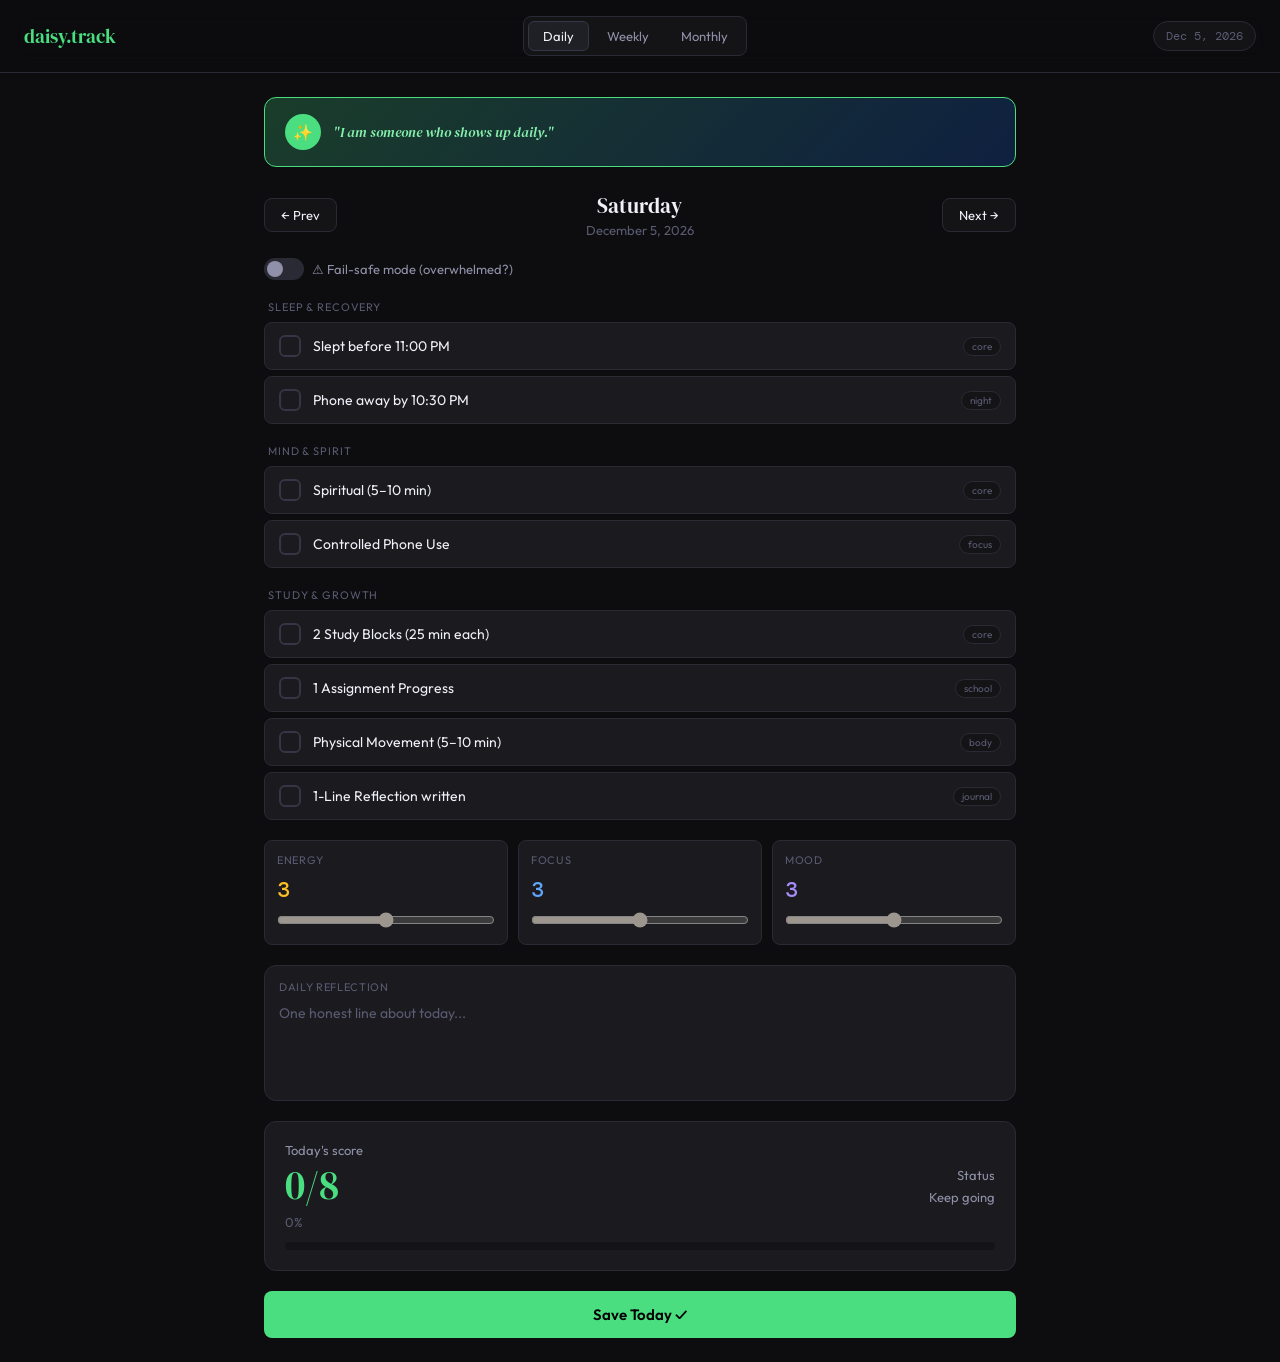
<file: time-tracker/index.html>
<!DOCTYPE html>
<html lang="en">
<head>
<meta charset="UTF-8"/>
<meta name="viewport" content="width=device-width,initial-scale=1"/>
<title>Weekly Tracker 2026</title>
<link href="https://fonts.googleapis.com/css2?family=DM+Serif+Display&family=DM+Mono:wght@400;500&family=Outfit:wght@300;400;500;600&display=swap" rel="stylesheet"/>
<style>
*{box-sizing:border-box;margin:0;padding:0}
:root{
  --bg:#0d0d0f;--surface:#141417;--card:#1a1a1f;--card2:#1f1f26;
  --border:#2a2a35;--border2:#353545;
  --green:#4ade80;--green-dim:#1a3d2a;--green-text:#86efac;
  --yellow:#fbbf24;--yellow-dim:#3d2e0a;--yellow-text:#fde68a;
  --blue:#60a5fa;--blue-dim:#0f2040;--blue-text:#93c5fd;
  --purple:#a78bfa;--purple-dim:#2a1f4a;--purple-text:#c4b5fd;
  --red:#f87171;--red-dim:#3d1515;--red-text:#fca5a5;
  --text:#f0f0f8;--text2:#9090a8;--text3:#5a5a72;
  --radius:12px;--radius-sm:8px;
}
body{font-family:'Outfit',sans-serif;background:var(--bg);color:var(--text);min-height:100vh;overflow-x:hidden}

/* NAV */
nav{display:flex;align-items:center;justify-content:space-between;padding:1rem 1.5rem;border-bottom:1px solid var(--border);position:sticky;top:0;background:rgba(13,13,15,0.92);backdrop-filter:blur(12px);z-index:100}
.logo{font-family:'DM Serif Display',serif;font-size:1.2rem;color:var(--green)}
.nav-tabs{display:flex;gap:4px;background:var(--surface);border-radius:var(--radius-sm);padding:4px;border:1px solid var(--border)}
.nav-tab{padding:6px 14px;border-radius:6px;border:none;background:transparent;color:var(--text2);font-family:'Outfit',sans-serif;font-size:13px;cursor:pointer;transition:all .2s}
.nav-tab.active{background:var(--card2);color:var(--text);border:1px solid var(--border2)}
.date-pill{font-family:'DM Mono',monospace;font-size:12px;color:var(--text3);background:var(--surface);padding:6px 12px;border-radius:20px;border:1px solid var(--border)}

/* LAYOUT */
.page{display:none;padding:1.5rem;max-width:800px;margin:0 auto}
.page.active{display:block}

/* IDENTITY BAR */
.identity-bar{background:linear-gradient(135deg,var(--green-dim),var(--blue-dim));border:1px solid var(--green);border-radius:var(--radius);padding:1rem 1.25rem;margin-bottom:1.5rem;display:flex;align-items:center;gap:12px}
.identity-icon{width:36px;height:36px;border-radius:50%;background:var(--green);display:flex;align-items:center;justify-content:center;font-size:16px;flex-shrink:0}
.identity-text{font-size:14px;color:var(--green-text);font-style:italic;font-family:'DM Serif Display',serif}

/* DATE NAV */
.date-nav{display:flex;align-items:center;justify-content:space-between;margin-bottom:1.25rem}
.date-nav button{background:var(--surface);border:1px solid var(--border);color:var(--text);padding:8px 16px;border-radius:var(--radius-sm);cursor:pointer;font-size:13px;font-family:'Outfit',sans-serif;transition:all .2s}
.date-nav button:hover{border-color:var(--border2);background:var(--card)}
.current-day{font-family:'DM Serif Display',serif;font-size:1.3rem;color:var(--text)}
.current-day span{font-size:13px;font-family:'Outfit',sans-serif;color:var(--text3);display:block;margin-top:2px}

/* FAIL-SAFE MODE */
.failsafe-toggle{display:flex;align-items:center;gap:8px;margin-bottom:1.25rem;cursor:pointer;width:fit-content}
.failsafe-toggle input{display:none}
.toggle-track{width:40px;height:22px;background:var(--border);border-radius:20px;position:relative;transition:all .2s}
.toggle-knob{position:absolute;top:3px;left:3px;width:16px;height:16px;background:var(--text2);border-radius:50%;transition:all .2s}
.failsafe-toggle input:checked+.toggle-track{background:var(--yellow-dim);border:1px solid var(--yellow)}
.failsafe-toggle input:checked+.toggle-track .toggle-knob{left:19px;background:var(--yellow)}
.toggle-label{font-size:13px;color:var(--text2)}

/* HABIT GROUPS */
.habit-section{margin-bottom:1.25rem}
.habit-section-title{font-size:11px;letter-spacing:.08em;color:var(--text3);margin-bottom:8px;padding-left:4px}
.habit-item{display:flex;align-items:center;gap:12px;padding:12px 14px;background:var(--card);border:1px solid var(--border);border-radius:var(--radius-sm);margin-bottom:6px;cursor:pointer;transition:all .2s;user-select:none}
.habit-item:hover{border-color:var(--border2)}
.habit-item.checked{background:var(--green-dim);border-color:var(--green)}
.habit-item.failsafe-only{opacity:.4;pointer-events:none}
.habit-item.failsafe-only.failsafe-visible{opacity:1;pointer-events:auto}
.habit-check{width:22px;height:22px;border-radius:6px;border:2px solid var(--border2);display:flex;align-items:center;justify-content:center;flex-shrink:0;transition:all .2s}
.habit-item.checked .habit-check{background:var(--green);border-color:var(--green)}
.checkmark{display:none;color:#000;font-size:13px;font-weight:700}
.habit-item.checked .checkmark{display:block}
.habit-label{font-size:14px;color:var(--text);flex:1}
.habit-item.checked .habit-label{color:var(--green-text)}
.habit-tag{font-size:10px;padding:2px 8px;border-radius:10px;background:var(--surface);border:1px solid var(--border);color:var(--text3)}

/* ENERGY SLIDERS */
.metrics-grid{display:grid;grid-template-columns:repeat(3,1fr);gap:10px;margin-bottom:1.25rem}
.metric-card{background:var(--card);border:1px solid var(--border);border-radius:var(--radius-sm);padding:12px}
.metric-label{font-size:11px;color:var(--text3);margin-bottom:8px;letter-spacing:.06em}
.metric-value{font-family:'DM Mono',monospace;font-size:1.4rem;font-weight:500;margin-bottom:8px}
.metric-card.energy .metric-value{color:var(--yellow)}
.metric-card.focus .metric-value{color:var(--blue)}
.metric-card.mood .metric-value{color:var(--purple)}
.metric-card input[type=range]{width:100%;accent-color:currentColor}

/* REFLECTION */
.reflection-box{background:var(--card);border:1px solid var(--border);border-radius:var(--radius);padding:14px;margin-bottom:1.25rem}
.reflection-box label{font-size:11px;color:var(--text3);letter-spacing:.06em;display:block;margin-bottom:8px}
.reflection-box textarea{width:100%;background:transparent;border:none;color:var(--text);font-family:'Outfit',sans-serif;font-size:14px;resize:none;outline:none;line-height:1.7;min-height:80px}
.reflection-box textarea::placeholder{color:var(--text3)}

/* SAVE BUTTON */
.save-btn{width:100%;padding:14px;background:var(--green);color:#000;border:none;border-radius:var(--radius-sm);font-family:'Outfit',sans-serif;font-size:15px;font-weight:600;cursor:pointer;transition:all .2s}
.save-btn:hover{opacity:.88;transform:translateY(-1px)}
.save-btn:active{transform:translateY(0)}

/* WEEKLY PAGE */
.week-header{display:grid;grid-template-columns:repeat(7,1fr);gap:6px;margin-bottom:1.5rem}
.week-day{background:var(--card);border:1px solid var(--border);border-radius:var(--radius-sm);padding:10px 6px;text-align:center;cursor:pointer;transition:all .2s}
.week-day:hover{border-color:var(--border2)}
.week-day.has-data{border-color:var(--green);background:var(--green-dim)}
.week-day.today{border-color:var(--blue)}
.wday-name{font-size:10px;color:var(--text3);margin-bottom:4px}
.wday-num{font-size:15px;font-weight:500}
.wday-score{font-size:10px;color:var(--green);margin-top:4px;font-family:'DM Mono',monospace}

.score-summary{background:var(--card);border:1px solid var(--border);border-radius:var(--radius);padding:1.25rem;margin-bottom:1.25rem}
.score-row{display:flex;align-items:center;justify-content:space-between;margin-bottom:12px}
.score-label{font-size:13px;color:var(--text2)}
.score-big{font-family:'DM Serif Display',serif;font-size:2.5rem}
.score-pct{font-size:13px;color:var(--text3);margin-top:2px}
.progress-bar{height:8px;background:var(--surface);border-radius:4px;overflow:hidden;margin-top:8px}
.progress-fill{height:100%;border-radius:4px;transition:width .5s ease}
.phase-badge{display:inline-flex;align-items:center;gap:6px;padding:6px 12px;border-radius:20px;font-size:12px;font-weight:500;margin-bottom:1rem}
.phase-1{background:var(--green-dim);color:var(--green-text);border:1px solid var(--green)}
.phase-2{background:var(--yellow-dim);color:var(--yellow-text);border:1px solid var(--yellow)}
.phase-3{background:var(--blue-dim);color:var(--blue-text);border:1px solid var(--blue)}
.phase-4{background:var(--purple-dim);color:var(--purple-text);border:1px solid var(--purple)}

/* WEEKLY REFLECTION */
.reflection-section{background:var(--card);border:1px solid var(--border);border-radius:var(--radius);padding:1.25rem;margin-bottom:1.25rem}
.reflection-section h3{font-family:'DM Serif Display',serif;font-size:1.1rem;margin-bottom:1rem;color:var(--text)}
.q-item{margin-bottom:1rem}
.q-item label{font-size:12px;color:var(--text3);display:block;margin-bottom:6px}
.q-item textarea{width:100%;background:var(--surface);border:1px solid var(--border);color:var(--text);font-family:'Outfit',sans-serif;font-size:13px;resize:none;outline:none;border-radius:var(--radius-sm);padding:10px 12px;line-height:1.6;min-height:60px;transition:border .2s}
.q-item textarea:focus{border-color:var(--border2)}

/* MONTHLY PAGE */
.month-grid{display:grid;grid-template-columns:repeat(2,1fr);gap:10px;margin-bottom:1.25rem}
.month-metric{background:var(--card);border:1px solid var(--border);border-radius:var(--radius);padding:1.1rem}
.month-metric-title{font-size:12px;color:var(--text3);margin-bottom:.75rem;letter-spacing:.05em}
.month-ring{width:64px;height:64px;margin:0 auto .75rem;position:relative}
.ring-svg{transform:rotate(-90deg)}
.ring-text{position:absolute;inset:0;display:flex;align-items:center;justify-content:center;font-family:'DM Mono',monospace;font-size:14px;font-weight:500}
.month-trend{font-size:11px;color:var(--text3);text-align:center}
.month-trend.up{color:var(--green-text)}
.month-trend.down{color:var(--red-text)}

.checkpoint-card{background:var(--card2);border:1px solid var(--border2);border-radius:var(--radius);padding:1.25rem;margin-bottom:1rem}
.checkpoint-q{display:flex;align-items:center;justify-content:space-between;padding:10px 0;border-bottom:1px solid var(--border)}
.checkpoint-q:last-child{border-bottom:none}
.checkpoint-q span{font-size:14px;color:var(--text2)}
.checkpoint-btns{display:flex;gap:6px}
.cp-btn{padding:5px 14px;border-radius:20px;border:1px solid var(--border2);background:transparent;color:var(--text3);font-size:12px;cursor:pointer;font-family:'Outfit',sans-serif;transition:all .2s}
.cp-btn.yes{border-color:var(--green);color:var(--green-text);background:var(--green-dim)}
.cp-btn.no{border-color:var(--red);color:var(--red-text);background:var(--red-dim)}

/* STATUS MSG */
.status-msg{text-align:center;padding:10px;font-size:13px;border-radius:var(--radius-sm);margin-top:12px;display:none}
.status-msg.show{display:block;background:var(--green-dim);color:var(--green-text);border:1px solid var(--green)}

@media(max-width:520px){
  .metrics-grid{grid-template-columns:repeat(3,1fr)}
  .month-grid{grid-template-columns:1fr 1fr}
  nav{flex-wrap:wrap;gap:8px}
  .nav-tabs{order:3;width:100%;justify-content:center}
}
</style>
</head>
<body>

<nav>
  <div class="logo">daisy.track</div>
  <div class="nav-tabs">
    <button class="nav-tab active" onclick="showPage('daily')">Daily</button>
    <button class="nav-tab" onclick="showPage('weekly')">Weekly</button>
    <button class="nav-tab" onclick="showPage('monthly')">Monthly</button>
  </div>
  <div class="date-pill" id="today-label"></div>
</nav>

<!-- DAILY PAGE -->
<div class="page active" id="page-daily">
  <div class="identity-bar">
    <div class="identity-icon">&#10024;</div>
    <div class="identity-text">"I am someone who shows up daily."</div>
  </div>

  <div class="date-nav">
    <button onclick="changeDay(-1)">&#8592; Prev</button>
    <div style="text-align:center">
      <div class="current-day" id="day-title">Monday</div>
      <span id="day-subtitle" style="font-size:13px;color:var(--text3);display:block;margin-top:2px"></span>
    </div>
    <button onclick="changeDay(1)">Next &#8594;</button>
  </div>

  <!-- FAIL-SAFE TOGGLE -->
  <label class="failsafe-toggle">
    <input type="checkbox" id="failsafe-mode" onchange="toggleFailsafe()"/>
    <div class="toggle-track"><div class="toggle-knob"></div></div>
    <span class="toggle-label">&#9888; Fail-safe mode (overwhelmed?)</span>
  </label>

  <!-- HABITS -->
  <div class="habit-section">
    <div class="habit-section-title">SLEEP & RECOVERY</div>
    <div class="habit-item" onclick="toggleHabit(this,'sleep')" data-key="sleep" data-failsafe="true">
      <div class="habit-check"><span class="checkmark">&#10003;</span></div>
      <span class="habit-label">Slept before 11:00 PM</span>
      <span class="habit-tag">core</span>
    </div>
    <div class="habit-item" onclick="toggleHabit(this,'phone-away')" data-key="phone-away">
      <div class="habit-check"><span class="checkmark">&#10003;</span></div>
      <span class="habit-label">Phone away by 10:30 PM</span>
      <span class="habit-tag">night</span>
    </div>
  </div>

  <div class="habit-section">
    <div class="habit-section-title">MIND & SPIRIT</div>
    <div class="habit-item" onclick="toggleHabit(this,'spiritual')" data-key="spiritual" data-failsafe="true">
      <div class="habit-check"><span class="checkmark">&#10003;</span></div>
      <span class="habit-label">Spiritual (5–10 min)</span>
      <span class="habit-tag">core</span>
    </div>
    <div class="habit-item" onclick="toggleHabit(this,'phone-control')" data-key="phone-control">
      <div class="habit-check"><span class="checkmark">&#10003;</span></div>
      <span class="habit-label">Controlled Phone Use</span>
      <span class="habit-tag">focus</span>
    </div>
  </div>

  <div class="habit-section">
    <div class="habit-section-title">STUDY & GROWTH</div>
    <div class="habit-item" onclick="toggleHabit(this,'study-blocks')" data-key="study-blocks" data-failsafe="true">
      <div class="habit-check"><span class="checkmark">&#10003;</span></div>
      <span class="habit-label">2 Study Blocks (25 min each)</span>
      <span class="habit-tag">core</span>
    </div>
    <div class="habit-item" onclick="toggleHabit(this,'assignment')" data-key="assignment">
      <div class="habit-check"><span class="checkmark">&#10003;</span></div>
      <span class="habit-label">1 Assignment Progress</span>
      <span class="habit-tag">school</span>
    </div>
    <div class="habit-item" onclick="toggleHabit(this,'movement')" data-key="movement">
      <div class="habit-check"><span class="checkmark">&#10003;</span></div>
      <span class="habit-label">Physical Movement (5–10 min)</span>
      <span class="habit-tag">body</span>
    </div>
    <div class="habit-item" onclick="toggleHabit(this,'reflection-done')" data-key="reflection-done">
      <div class="habit-check"><span class="checkmark">&#10003;</span></div>
      <span class="habit-label">1-Line Reflection written</span>
      <span class="habit-tag">journal</span>
    </div>
  </div>

  <!-- METRICS -->
  <div class="metrics-grid">
    <div class="metric-card energy">
      <div class="metric-label">ENERGY</div>
      <div class="metric-value" id="energy-val">3</div>
      <input type="range" min="1" max="5" value="3" step="1" oninput="document.getElementById('energy-val').textContent=this.value;saveDayData()"/>
    </div>
    <div class="metric-card focus">
      <div class="metric-label">FOCUS</div>
      <div class="metric-value" id="focus-val">3</div>
      <input type="range" min="1" max="5" value="3" step="1" oninput="document.getElementById('focus-val').textContent=this.value;saveDayData()"/>
    </div>
    <div class="metric-card mood">
      <div class="metric-label">MOOD</div>
      <div class="metric-value" id="mood-val">3</div>
      <input type="range" min="1" max="5" value="3" step="1" oninput="document.getElementById('mood-val').textContent=this.value;saveDayData()"/>
    </div>
  </div>

  <!-- REFLECTION -->
  <div class="reflection-box">
    <label>DAILY REFLECTION</label>
    <textarea id="daily-reflection" rows="3" placeholder="One honest line about today..."></textarea>
  </div>

  <!-- SCORE TODAY -->
  <div class="score-summary" id="today-score">
    <div class="score-row">
      <div>
        <div class="score-label">Today's score</div>
        <div class="score-big" id="today-score-num" style="color:var(--green)">0/8</div>
        <div class="score-pct" id="today-score-pct">0%</div>
      </div>
      <div style="text-align:right">
        <div class="score-label" style="margin-bottom:6px">Status</div>
        <div id="today-status" style="font-size:13px;color:var(--text2)">Keep going</div>
      </div>
    </div>
    <div class="progress-bar"><div class="progress-fill" id="today-bar" style="width:0%;background:var(--green)"></div></div>
  </div>

  <button class="save-btn" onclick="saveDay()">Save Today &#10003;</button>
  <div class="status-msg" id="save-msg">Day saved!</div>
</div>

<!-- WEEKLY PAGE -->
<div class="page" id="page-weekly">
  <div style="margin-bottom:1.25rem;display:flex;align-items:center;justify-content:space-between">
    <div>
      <div style="font-family:'DM Serif Display',serif;font-size:1.4rem">This Week</div>
      <div style="font-size:12px;color:var(--text3);margin-top:2px" id="week-range-label"></div>
    </div>
    <div id="phase-badge" class="phase-badge phase-1">Phase 1 — Show up</div>
  </div>

  <div class="week-header" id="week-days-grid"></div>

  <div class="score-summary">
    <div class="score-row">
      <div>
        <div class="score-label">Weekly checks</div>
        <div class="score-big" id="weekly-score-num" style="color:var(--green)">0</div>
        <div class="score-pct" id="weekly-score-pct">of 56 possible</div>
      </div>
      <div style="text-align:right">
        <div class="score-label" style="margin-bottom:4px">Days shown up</div>
        <div style="font-family:'DM Mono',monospace;font-size:1.5rem;color:var(--blue)" id="days-shown">0/7</div>
      </div>
    </div>
    <div class="progress-bar" style="margin-bottom:8px">
      <div class="progress-fill" id="weekly-bar" style="width:0%;background:var(--green)"></div>
    </div>
    <div style="font-size:12px;color:var(--text3)" id="weekly-verdict">Track more days to see your verdict.</div>
  </div>

  <div class="reflection-section">
    <h3>Sunday Reflection</h3>
    <div class="q-item">
      <label>1. What did I do well this week?</label>
      <textarea rows="2" placeholder="Be specific and honest..." id="wr-q1" oninput="saveWeeklyReflection()"></textarea>
    </div>
    <div class="q-item">
      <label>2. Where did I struggle most?</label>
      <textarea rows="2" placeholder="No judgment, just facts..." id="wr-q2" oninput="saveWeeklyReflection()"></textarea>
    </div>
    <div class="q-item">
      <label>3. What caused it? (sleep, phone, mood?)</label>
      <textarea rows="2" placeholder="Find the root, not the blame..." id="wr-q3" oninput="saveWeeklyReflection()"></textarea>
    </div>
    <div class="q-item">
      <label>4. What will I adjust next week?</label>
      <textarea rows="2" placeholder="One small, specific change..." id="wr-q4" oninput="saveWeeklyReflection()"></textarea>
    </div>
  </div>
</div>

<!-- MONTHLY PAGE -->
<div class="page" id="page-monthly">
  <div style="margin-bottom:1.25rem">
    <div style="font-family:'DM Serif Display',serif;font-size:1.4rem">Monthly Checkpoint</div>
    <div style="font-size:12px;color:var(--text3);margin-top:2px" id="month-label"></div>
  </div>

  <div class="month-grid">
    <div class="month-metric">
      <div class="month-metric-title">SLEEP CONSISTENCY</div>
      <div class="month-ring">
        <svg class="ring-svg" width="64" height="64" viewBox="0 0 64 64">
          <circle cx="32" cy="32" r="26" fill="none" stroke="var(--border)" stroke-width="7"/>
          <circle cx="32" cy="32" r="26" fill="none" stroke="var(--green)" stroke-width="7" stroke-linecap="round" stroke-dasharray="163.4" id="ring-sleep" stroke-dashoffset="163.4"/>
        </svg>
        <div class="ring-text" id="ring-sleep-txt" style="color:var(--green)">0%</div>
      </div>
      <div class="month-trend" id="trend-sleep">No data yet</div>
    </div>
    <div class="month-metric">
      <div class="month-metric-title">STUDY CONSISTENCY</div>
      <div class="month-ring">
        <svg class="ring-svg" width="64" height="64" viewBox="0 0 64 64">
          <circle cx="32" cy="32" r="26" fill="none" stroke="var(--border)" stroke-width="7"/>
          <circle cx="32" cy="32" r="26" fill="none" stroke="var(--blue)" stroke-width="7" stroke-linecap="round" stroke-dasharray="163.4" id="ring-study" stroke-dashoffset="163.4"/>
        </svg>
        <div class="ring-text" id="ring-study-txt" style="color:var(--blue)">0%</div>
      </div>
      <div class="month-trend" id="trend-study">No data yet</div>
    </div>
    <div class="month-metric">
      <div class="month-metric-title">PHONE CONTROL</div>
      <div class="month-ring">
        <svg class="ring-svg" width="64" height="64" viewBox="0 0 64 64">
          <circle cx="32" cy="32" r="26" fill="none" stroke="var(--border)" stroke-width="7"/>
          <circle cx="32" cy="32" r="26" fill="none" stroke="var(--yellow)" stroke-width="7" stroke-linecap="round" stroke-dasharray="163.4" id="ring-phone" stroke-dashoffset="163.4"/>
        </svg>
        <div class="ring-text" id="ring-phone-txt" style="color:var(--yellow)">0%</div>
      </div>
      <div class="month-trend" id="trend-phone">No data yet</div>
    </div>
    <div class="month-metric">
      <div class="month-metric-title">EMOTIONAL STABILITY</div>
      <div class="month-ring">
        <svg class="ring-svg" width="64" height="64" viewBox="0 0 64 64">
          <circle cx="32" cy="32" r="26" fill="none" stroke="var(--border)" stroke-width="7"/>
          <circle cx="32" cy="32" r="26" fill="none" stroke="var(--purple)" stroke-width="7" stroke-linecap="round" stroke-dasharray="163.4" id="ring-mood" stroke-dashoffset="163.4"/>
        </svg>
        <div class="ring-text" id="ring-mood-txt" style="color:var(--purple)">0%</div>
      </div>
      <div class="month-trend" id="trend-mood">No data yet</div>
    </div>
  </div>

  <div class="checkpoint-card">
    <div style="font-family:'DM Serif Display',serif;font-size:1rem;margin-bottom:.5rem">Monthly Check-in</div>
    <div style="font-size:12px;color:var(--text3);margin-bottom:1rem">Honest answers only. No pressure.</div>
    <div id="checkpoint-questions">
      <div class="checkpoint-q" data-q="consistent">
        <span>Am I more consistent than last month?</span>
        <div class="checkpoint-btns">
          <button class="cp-btn" onclick="cpAnswer(this,'consistent','yes')">Yes</button>
          <button class="cp-btn" onclick="cpAnswer(this,'consistent','no')">No</button>
        </div>
      </div>
      <div class="checkpoint-q" data-q="sleep-better">
        <span>Is my sleep better?</span>
        <div class="checkpoint-btns">
          <button class="cp-btn" onclick="cpAnswer(this,'sleep-better','yes')">Yes</button>
          <button class="cp-btn" onclick="cpAnswer(this,'sleep-better','no')">No</button>
        </div>
      </div>
      <div class="checkpoint-q" data-q="overwhelm">
        <span>Am I less overwhelmed?</span>
        <div class="checkpoint-btns">
          <button class="cp-btn" onclick="cpAnswer(this,'overwhelm','yes')">Yes</button>
          <button class="cp-btn" onclick="cpAnswer(this,'overwhelm','no')">No</button>
        </div>
      </div>
      <div class="checkpoint-q" data-q="academic">
        <span>Am I improving academically?</span>
        <div class="checkpoint-btns">
          <button class="cp-btn" onclick="cpAnswer(this,'academic','yes')">Yes</button>
          <button class="cp-btn" onclick="cpAnswer(this,'academic','no')">No</button>
        </div>
      </div>
    </div>
  </div>

  <div class="reflection-section">
    <h3>Monthly Note to Self</h3>
    <div class="q-item">
      <label>What's one thing I'm proud of this month?</label>
      <textarea rows="3" placeholder="Even small wins count..." id="monthly-note" oninput="saveMonthlyNote()"></textarea>
    </div>
  </div>
</div>

<script>
const HABITS_ALL=['sleep','phone-away','spiritual','phone-control','study-blocks','assignment','movement','reflection-done'];
const HABITS_FS=['sleep','spiritual','study-blocks'];
let currentDate=new Date();
let failsafeMode=false;
let data={};

function dateKey(d){return d.toISOString().split('T')[0]}
function loadData(){try{return JSON.parse(localStorage.getItem('daisy_tracker')||'{}')}catch(e){return{}}}
function saveData(){localStorage.setItem('daisy_tracker',JSON.stringify(data))}

function init(){
  data=loadData();
  renderDailyPage();
  renderWeeklyPage();
  renderMonthlyPage();
  document.getElementById('today-label').textContent=new Date().toLocaleDateString('en-US',{month:'short',day:'numeric',year:'numeric'});
  document.getElementById('month-label').textContent=new Date().toLocaleDateString('en-US',{month:'long',year:'numeric'});
}

function showPage(id){
  document.querySelectorAll('.page').forEach(p=>p.classList.remove('active'));
  document.querySelectorAll('.nav-tab').forEach(t=>t.classList.remove('active'));
  document.getElementById('page-'+id).classList.add('active');
  const tabs={daily:0,weekly:1,monthly:2};
  document.querySelectorAll('.nav-tab')[tabs[id]].classList.add('active');
  if(id==='weekly')renderWeeklyPage();
  if(id==='monthly')renderMonthlyPage();
}

function renderDailyPage(){
  const key=dateKey(currentDate);
  const dayData=data[key]||{habits:{},energy:3,focus:3,mood:3,reflection:''};
  document.getElementById('day-title').textContent=currentDate.toLocaleDateString('en-US',{weekday:'long'});
  document.getElementById('day-subtitle').textContent=currentDate.toLocaleDateString('en-US',{month:'long',day:'numeric',year:'numeric'});
  HABITS_ALL.forEach(h=>{
    const el=document.querySelector('[data-key="'+h+'"]');
    if(!el)return;
    const checked=!!(dayData.habits&&dayData.habits[h]);
    el.classList.toggle('checked',checked);
  });
  const sliders=document.querySelectorAll('.metric-card input[type=range]');
  sliders[0].value=dayData.energy||3;document.getElementById('energy-val').textContent=sliders[0].value;
  sliders[1].value=dayData.focus||3;document.getElementById('focus-val').textContent=sliders[1].value;
  sliders[2].value=dayData.mood||3;document.getElementById('mood-val').textContent=sliders[2].value;
  document.getElementById('daily-reflection').value=dayData.reflection||'';
  updateTodayScore();
}

function toggleHabit(el,key){
  const k=dateKey(currentDate);
  if(!data[k])data[k]={habits:{},energy:3,focus:3,mood:3,reflection:''};
  data[k].habits[key]=!data[k].habits[key];
  el.classList.toggle('checked',data[k].habits[key]);
  saveData();
  updateTodayScore();
}

function updateTodayScore(){
  const key=dateKey(currentDate);
  const dayData=data[key]||{habits:{}};
  const active=failsafeMode?HABITS_FS:HABITS_ALL;
  let count=0;
  active.forEach(h=>{if(dayData.habits&&dayData.habits[h])count++});
  const total=active.length;
  const pct=Math.round((count/total)*100);
  document.getElementById('today-score-num').textContent=count+'/'+total;
  document.getElementById('today-score-pct').textContent=pct+'%';
  document.getElementById('today-bar').style.width=pct+'%';
  let status='Keep going';let col='var(--text2)';
  if(pct>=80){status='Strong day!';col='var(--green)'}
  else if(pct>=60){status='Improving';col='var(--yellow)'}
  else if(count>=1){status='You showed up';col='var(--blue)'}
  document.getElementById('today-status').textContent=status;
  document.getElementById('today-status').style.color=col;
}

function toggleFailsafe(){
  failsafeMode=document.getElementById('failsafe-mode').checked;
  const nonFs=document.querySelectorAll('.habit-item:not([data-failsafe])');
  nonFs.forEach(el=>{
    if(failsafeMode){el.classList.add('failsafe-only')}
    else{el.classList.remove('failsafe-only')}
  });
  updateTodayScore();
}

function saveDayData(){
  const key=dateKey(currentDate);
  if(!data[key])data[key]={habits:{},energy:3,focus:3,mood:3,reflection:''};
  const sliders=document.querySelectorAll('.metric-card input[type=range]');
  data[key].energy=parseInt(sliders[0].value);
  data[key].focus=parseInt(sliders[1].value);
  data[key].mood=parseInt(sliders[2].value);
  saveData();
}

function saveDay(){
  const key=dateKey(currentDate);
  if(!data[key])data[key]={habits:{},energy:3,focus:3,mood:3,reflection:''};
  const sliders=document.querySelectorAll('.metric-card input[type=range]');
  data[key].energy=parseInt(sliders[0].value);
  data[key].focus=parseInt(sliders[1].value);
  data[key].mood=parseInt(sliders[2].value);
  data[key].reflection=document.getElementById('daily-reflection').value;
  saveData();
  const msg=document.getElementById('save-msg');
  msg.classList.add('show');
  setTimeout(()=>msg.classList.remove('show'),2200);
}

function changeDay(dir){
  currentDate.setDate(currentDate.getDate()+dir);
  renderDailyPage();
}

function getWeekDays(){
  const now=new Date();
  const day=now.getDay();
  const monday=new Date(now);
  monday.setDate(now.getDate()-(day===0?6:day-1));
  const days=[];
  for(let i=0;i<7;i++){const d=new Date(monday);d.setDate(monday.getDate()+i);days.push(d)}
  return days;
}

function renderWeeklyPage(){
  const days=getWeekDays();
  const names=['Mon','Tue','Wed','Thu','Fri','Sat','Sun'];
  const todayKey=dateKey(new Date());
  const grid=document.getElementById('week-days-grid');
  grid.innerHTML='';
  let totalChecks=0,daysShown=0;
  days.forEach((d,i)=>{
    const key=dateKey(d);
    const dd=data[key];
    let score=0;
    if(dd&&dd.habits){HABITS_ALL.forEach(h=>{if(dd.habits[h])score++})}
    if(score>0)daysShown++;
    totalChecks+=score;
    const pct=Math.round((score/8)*100);
    const div=document.createElement('div');
    div.className='week-day'+(score>0?' has-data':'')+(key===todayKey?' today':'');
    div.innerHTML='<div class="wday-name">'+names[i]+'</div><div class="wday-num">'+d.getDate()+'</div>'+(score>0?'<div class="wday-score">'+pct+'%</div>':'');
    div.onclick=()=>{currentDate=new Date(d);showPage('daily');renderDailyPage()};
    grid.appendChild(div);
  });
  const possible=56;
  const weekPct=Math.round((totalChecks/possible)*100);
  document.getElementById('weekly-score-num').textContent=totalChecks;
  document.getElementById('days-shown').textContent=daysShown+'/7';
  document.getElementById('weekly-bar').style.width=weekPct+'%';
  let verdict='',col='var(--text2)';
  if(weekPct>=80){verdict='Strong week — keep this energy!';col='var(--green)'}
  else if(weekPct>=60){verdict='Improving — you are building something real.';col='var(--yellow)'}
  else if(totalChecks>0){verdict='Below 60% — adjust the system, not yourself.';col='var(--red)'}
  else{verdict='No data yet. Start tracking!';col='var(--text3)'}
  document.getElementById('weekly-verdict').textContent=verdict;
  document.getElementById('weekly-verdict').style.color=col;
  const start=days[0].toLocaleDateString('en-US',{month:'short',day:'numeric'});
  const end=days[6].toLocaleDateString('en-US',{month:'short',day:'numeric',year:'numeric'});
  document.getElementById('week-range-label').textContent=start+' – '+end;
  const weekNum=getWeekNum();
  const pb=document.getElementById('phase-badge');
  pb.className='phase-badge';
  if(weekNum<=2){pb.classList.add('phase-1');pb.textContent='Phase 1 — Show up'}
  else if(weekNum<=6){pb.classList.add('phase-2');pb.textContent='Phase 2 — Build stability'}
  else if(weekNum<=12){pb.classList.add('phase-3');pb.textContent='Phase 3 — Take control'}
  else{pb.classList.add('phase-4');pb.textContent='Phase 4 — Refine your identity'}
  const wr=data['weekly_reflection']||{};
  ['q1','q2','q3','q4'].forEach(q=>{
    const el=document.getElementById('wr-'+q);
    if(el)el.value=wr[q]||'';
  });
}

function getWeekNum(){
  const start=new Date('2026-04-14');
  const now=new Date();
  const diff=Math.floor((now-start)/(7*24*60*60*1000));
  return Math.max(1,diff+1);
}

function saveWeeklyReflection(){
  data['weekly_reflection']={
    q1:document.getElementById('wr-q1').value,
    q2:document.getElementById('wr-q2').value,
    q3:document.getElementById('wr-q3').value,
    q4:document.getElementById('wr-q4').value
  };
  saveData();
}

function renderMonthlyPage(){
  const allKeys=Object.keys(data).filter(k=>k.match(/^\d{4}-\d{2}-\d{2}$/));
  const month=new Date().toISOString().slice(0,7);
  const monthKeys=allKeys.filter(k=>k.startsWith(month));
  const daysInMonth=monthKeys.length;
  let sleepCount=0,studyCount=0,phoneCount=0,moodSum=0;
  monthKeys.forEach(k=>{
    const d=data[k];if(!d)return;
    if(d.habits&&d.habits['sleep'])sleepCount++;
    if(d.habits&&d.habits['study-blocks'])studyCount++;
    if(d.habits&&d.habits['phone-control'])phoneCount++;
    moodSum+=(d.mood||3);
  });
  const base=Math.max(daysInMonth,1);
  const sleepPct=Math.round((sleepCount/base)*100);
  const studyPct=Math.round((studyCount/base)*100);
  const phonePct=Math.round((phoneCount/base)*100);
  const moodPct=Math.round(((moodSum/base)/5)*100);
  function setRing(id,pct){
    const circ=163.4;
    const offset=circ-(circ*(pct/100));
    document.getElementById('ring-'+id).style.strokeDashoffset=offset;
    document.getElementById('ring-'+id+'-txt').textContent=pct+'%';
  }
  setRing('sleep',sleepPct);setRing('study',studyPct);setRing('phone',phonePct);setRing('mood',moodPct);
  function trend(pct,id){
    const el=document.getElementById('trend-'+id);
    if(daysInMonth===0){el.textContent='No data yet';el.className='month-trend';return}
    if(pct>=75){el.textContent='Consistent';el.className='month-trend up'}
    else if(pct>=50){el.textContent='Building';el.className='month-trend'}
    else{el.textContent='Needs work';el.className='month-trend down'}
  }
  trend(sleepPct,'sleep');trend(studyPct,'study');trend(phonePct,'phone');trend(moodPct,'mood');
  const cp=data['checkpoint']||{};
  document.querySelectorAll('.checkpoint-q').forEach(el=>{
    const q=el.dataset.q;
    const ans=cp[q];
    el.querySelectorAll('.cp-btn').forEach(btn=>btn.classList.remove('yes','no'));
    if(ans){const b=el.querySelector('[onclick*="\''+ans+'\'"]');if(b)b.classList.add(ans)}
  });
  const mn=document.getElementById('monthly-note');
  if(mn)mn.value=data['monthly_note']||'';
}

function cpAnswer(btn,q,val){
  const card=btn.closest('.checkpoint-q');
  card.querySelectorAll('.cp-btn').forEach(b=>b.classList.remove('yes','no'));
  btn.classList.add(val);
  if(!data['checkpoint'])data['checkpoint']={};
  data['checkpoint'][q]=val;
  saveData();
}

function saveMonthlyNote(){
  data['monthly_note']=document.getElementById('monthly-note').value;
  saveData();
}

init();
</script>
</body>
</html>
</file>
